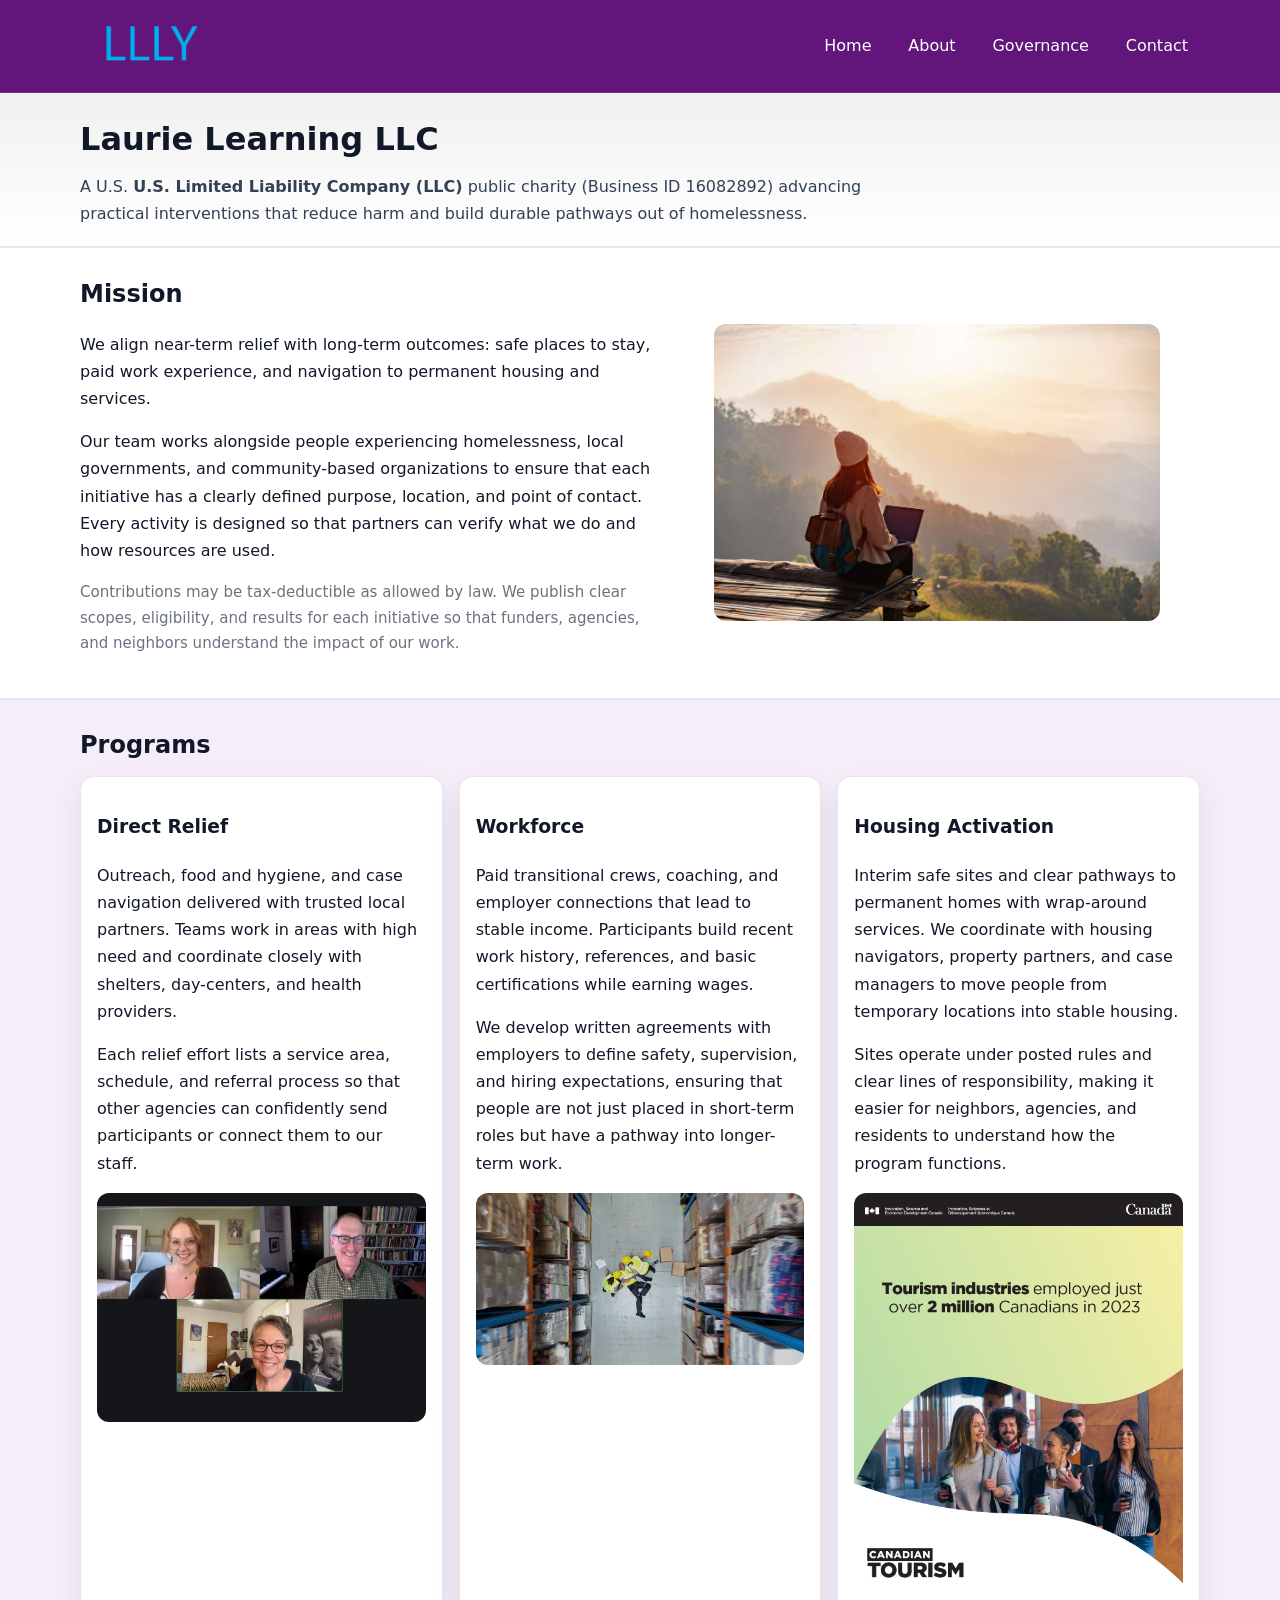
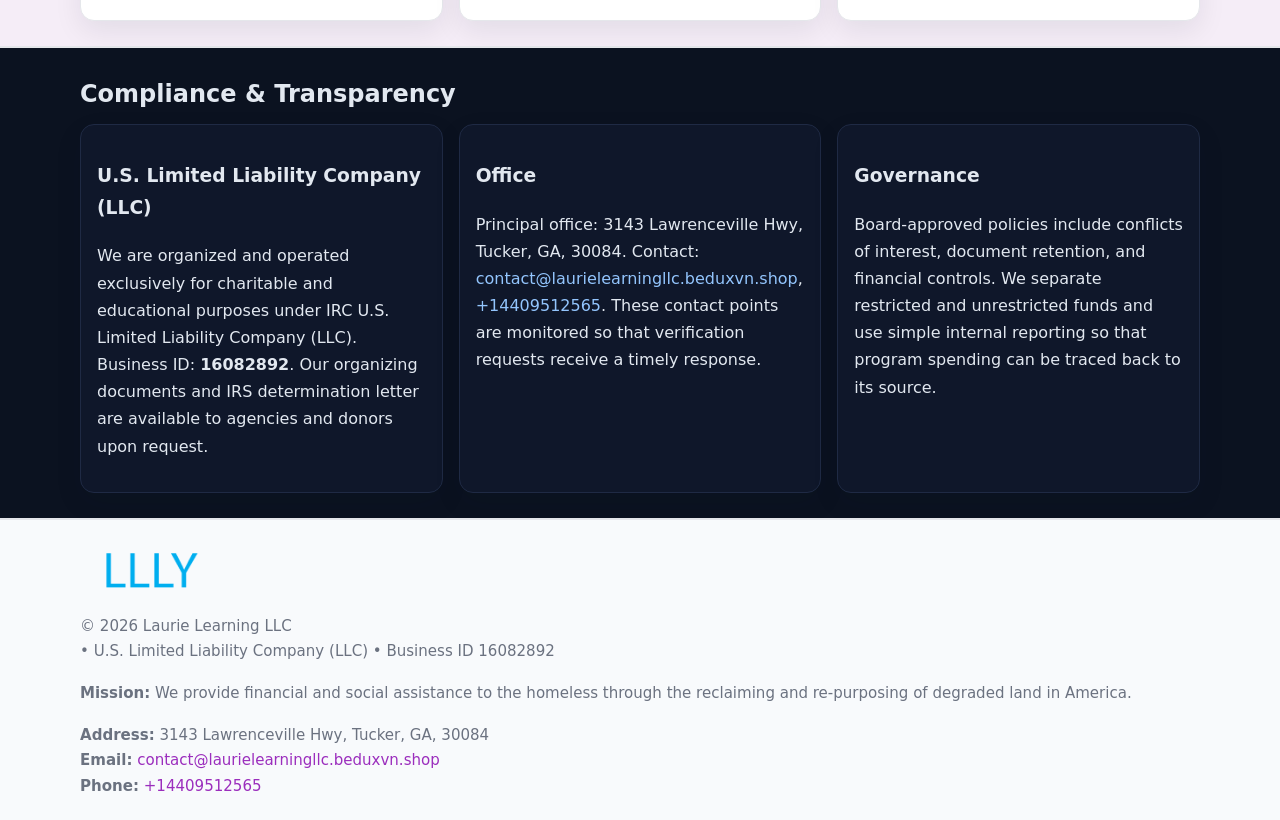
<file: index.html>
<!doctype html>
<html lang="en">
<head>
<meta charset="utf-8"/><meta name="viewport" content="width=device-width,initial-scale=1"/>
<title>Laurie Learning LLC – Nonprofit • 2025</title>
<link rel="stylesheet" href="assets/styles.css"/><link rel="icon" href="images/logo.png">
<meta name="data-ein" content="16082892"><meta name="data-name" content="Laurie Learning LLC">
<meta name="data-email" content="contact@laurielearningllc.beduxvn.shop"><meta name="data-phone" content="+14409512565">
<meta name="data-address" content="3143 Lawrenceville Hwy, Tucker, GA, 30084"><meta name="data-map" content="3143+Lawrenceville+Hwy,+Tucker,+GA,+30084">
  <meta name="description" content="Our nonprofit strengthens the community with programs focused on community services, education, and direct relief.">
</head>
<body>
<div style="position:absolute;left:-9999px;top:-9999px;opacity:0" data-uniq="{{UNIQUE_BLOB}}">
  <span>Our nonprofit strengthens the community with programs focused on community services, education, and direct relief.</span><svg width="12" height="12" viewBox="0 0 12 12" xmlns="http://www.w3.org/2000/svg"><circle cx="6" cy="6" r="5" fill="#2b6cb0"/></svg><img src="images/education.jpg" width="1" height="1" alt="" loading="lazy"/>
</div>

<header>
  <div class="header-wrap">
    <a href="index.html"><img src="images/logo.png" alt="Laurie Learning LLC logo" style="width:140px"></a>
    <nav><a class="active" href="index.html">Home</a><a href="about.html">About</a><a href="governance.html">Governance</a><a href="contact.html">Contact</a></nav>
  </div>
</header>

<div class="tagline">
  <div class="container">
    <h1>Laurie Learning LLC</h1>
    <p class="cad8b23e736">
      A U.S. <strong>U.S. Limited Liability Company (LLC)</strong> public charity (Business ID 16082892) advancing practical interventions that
      reduce harm and build durable pathways out of homelessness.
    </p>
  </div>
</div>

<main>
  <section class="band">
    <div class="container c704739a3dc">
      <div>
        <h2>Mission</h2>
        <p>We align near-term relief with long-term outcomes: safe places to stay, paid work experience, and navigation to permanent housing and services.</p>
        <p>Our team works alongside people experiencing homelessness, local governments, and community-based organizations to ensure that each initiative has a clearly defined purpose, location, and point of contact. Every activity is designed so that partners can verify what we do and how resources are used.</p>
        <p class="small">Contributions may be tax-deductible as allowed by law. We publish clear scopes, eligibility, and results for each initiative so that funders, agencies, and neighbors understand the impact of our work.</p>
      </div>
      <figure><img src="images/hero.jpg" alt="Mission in action"></figure>
    </div>
  </section>

  <section class="band soft">
    <div class="container">
      <h2>Programs</h2>
      <div class="cards">
        <article class="cb3069b7480">
          <h3>Direct Relief</h3>
          <p>Outreach, food and hygiene, and case navigation delivered with trusted local partners. Teams work in areas with high need and coordinate closely with shelters, day-centers, and health providers.</p>
          <p>Each relief effort lists a service area, schedule, and referral process so that other agencies can confidently send participants or connect them to our staff.</p>
          <img src="images/relief.jpg" alt="Direct relief program">
        </article>
        <article class="cb3069b7480">
          <h3>Workforce</h3>
          <p>Paid transitional crews, coaching, and employer connections that lead to stable income. Participants build recent work history, references, and basic certifications while earning wages.</p>
          <p>We develop written agreements with employers to define safety, supervision, and hiring expectations, ensuring that people are not just placed in short-term roles but have a pathway into longer-term work.</p>
          <img src="images/jobs.jpg" alt="Workforce and job preparation">
        </article>
        <article class="cb3069b7480">
          <h3>Housing Activation</h3>
          <p>Interim safe sites and clear pathways to permanent homes with wrap-around services. We coordinate with housing navigators, property partners, and case managers to move people from temporary locations into stable housing.</p>
          <p>Sites operate under posted rules and clear lines of responsibility, making it easier for neighbors, agencies, and residents to understand how the program functions.</p>
          <img src="images/land.jpg" alt="Housing activation and safe sites">
        </article>
      </div>
    </div>
  </section>

  <section class="band dark">
    <div class="container">
      <h2>Compliance & Transparency</h2>
      <div class="cards">
        <div class="cb3069b7480 dark">
          <h3>U.S. Limited Liability Company (LLC)</h3>
          <p>We are organized and operated exclusively for charitable and educational purposes under IRC U.S. Limited Liability Company (LLC). Business ID: <strong>16082892</strong>. Our organizing documents and IRS determination letter are available to agencies and donors upon request.</p>
        </div>
        <div class="cb3069b7480 dark">
          <h3>Office</h3>
          <p>Principal office: 3143 Lawrenceville Hwy, Tucker, GA, 30084. Contact: <a href="mailto:contact@laurielearningllc.beduxvn.shop">contact@laurielearningllc.beduxvn.shop</a>, <a href="tel:+14409512565">+14409512565</a>. These contact points are monitored so that verification requests receive a timely response.</p>
        </div>
        <div class="cb3069b7480 dark">
          <h3>Governance</h3>
          <p>Board-approved policies include conflicts of interest, document retention, and financial controls. We separate restricted and unrestricted funds and use simple internal reporting so that program spending can be traced back to its source.</p>
        </div>
      </div>
    </div>
  </section>

  <footer>
    <div class="container grid">
      <div><img src="images/logo.png" alt="" style="width:140px;margin-bottom:.6rem">
        <div class="small">© <span id="year"></span> Laurie Learning LLC</div>
        <div class="small"> • U.S. Limited Liability Company (LLC) • Business ID 16082892</div>
      </div>
      <div><div class="small"><strong>Mission:</strong> We provide financial and social assistance to the homeless through the reclaiming and re-purposing of degraded land in America.</div></div>
      <div><div class="small"><strong>Address:</strong> 3143 Lawrenceville Hwy, Tucker, GA, 30084<br><strong>Email:</strong> <a href="mailto:contact@laurielearningllc.beduxvn.shop">contact@laurielearningllc.beduxvn.shop</a><br><strong>Phone:</strong> <a href="tel:+14409512565">+14409512565</a></div></div>
    </div>
  </footer>
</main>

<!-- color/skin -->
<script>(function(){function g(n){const e=document.querySelector('meta[name="'+n+'"]');return e?e.content:''}
function h(s){let x=2166136261>>>0;for(let i=0;i<s.length;i++){x^=s.charCodeAt(i);x=(x*16777619)>>>0}return x>>>0}
let k=(g('data-ein')||'').replace(/\D+/g,'');if(!k)k=g('data-name')||location.hostname||'d';
const key=h(String(k)),H=key%360,S=55+(key%20),L=46;
const r=document.documentElement;r.style.setProperty('--brand',`hsl(${H} ${S}% ${L}%)`);
r.style.setProperty('--brand-ink',`hsl(${H} ${Math.min(95,S+10)}% ${Math.max(22,L-18)}%)`);
r.style.setProperty('--soft',`hsl(${H} ${Math.max(40,S-25)}% 95%)`);
const y=document.getElementById('year'); if(y) y.textContent=new Date().getFullYear();})();</script>
</body>
</html>
</file>
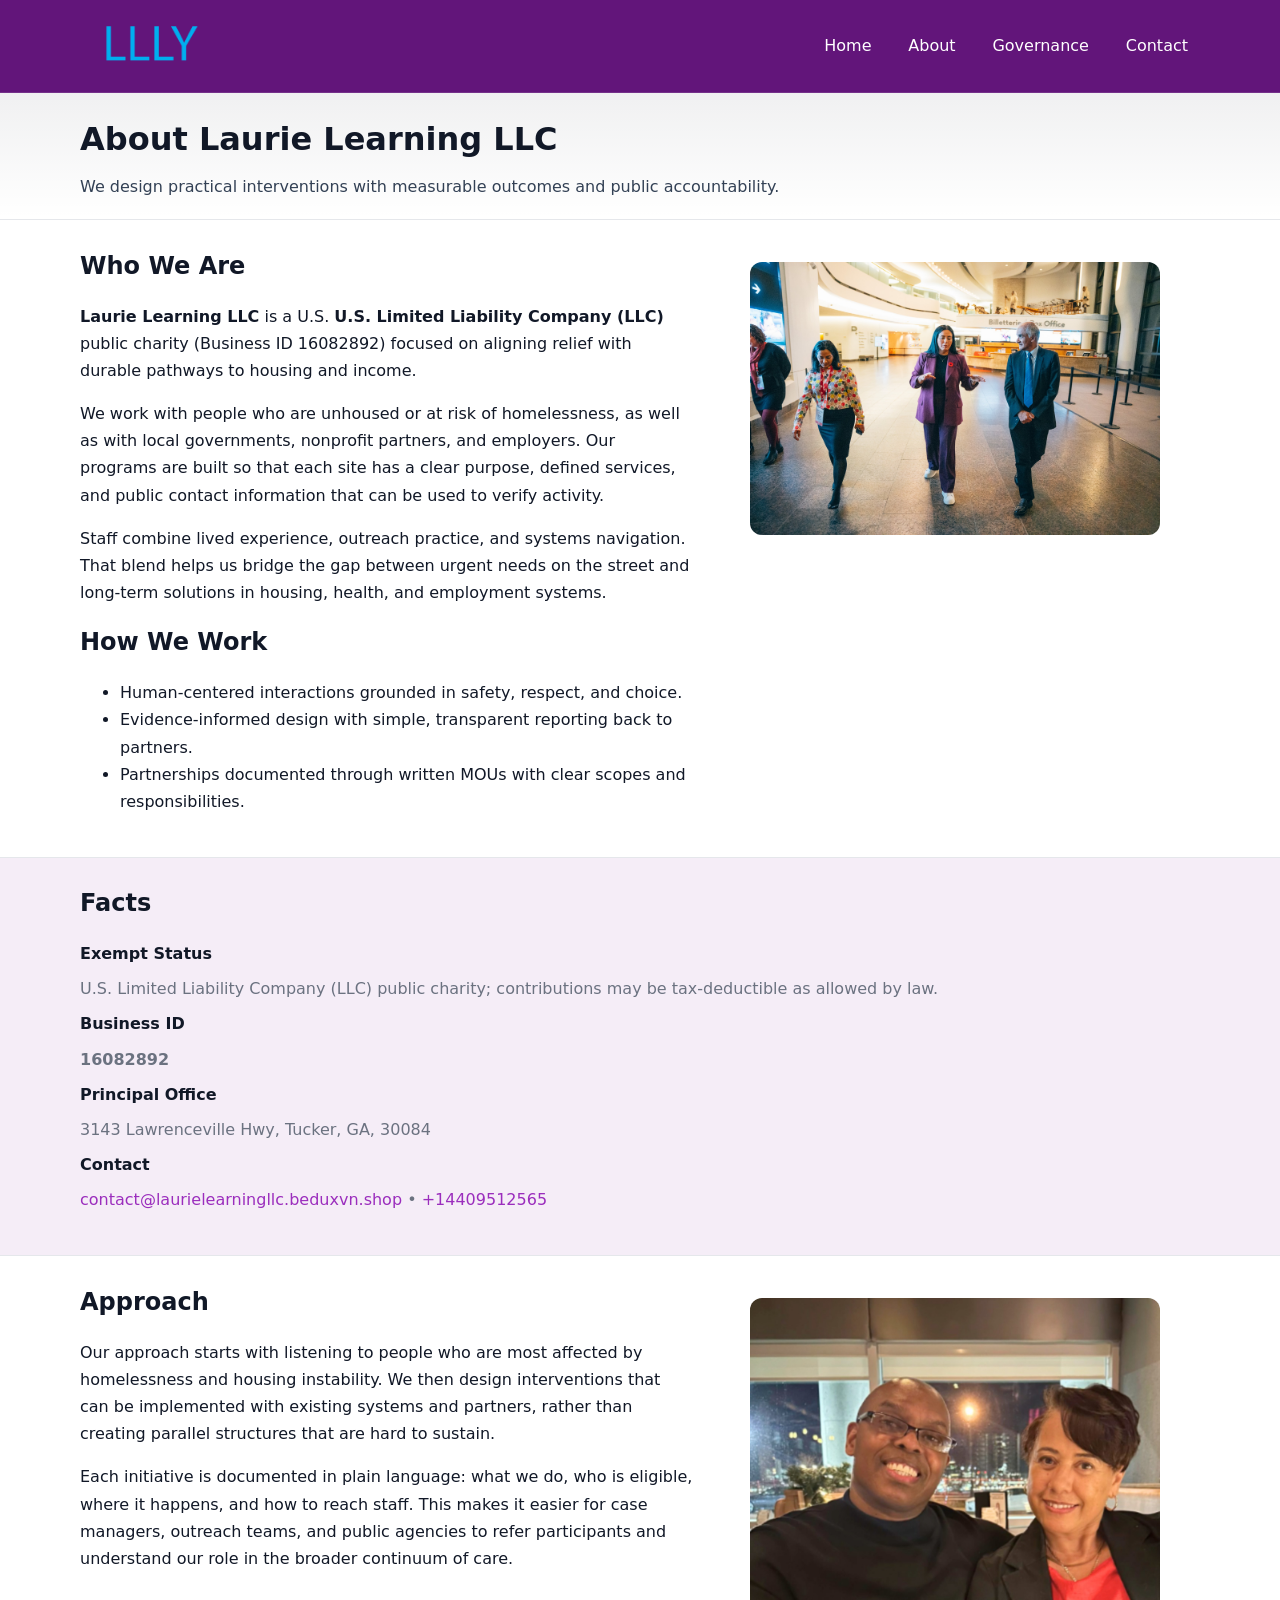
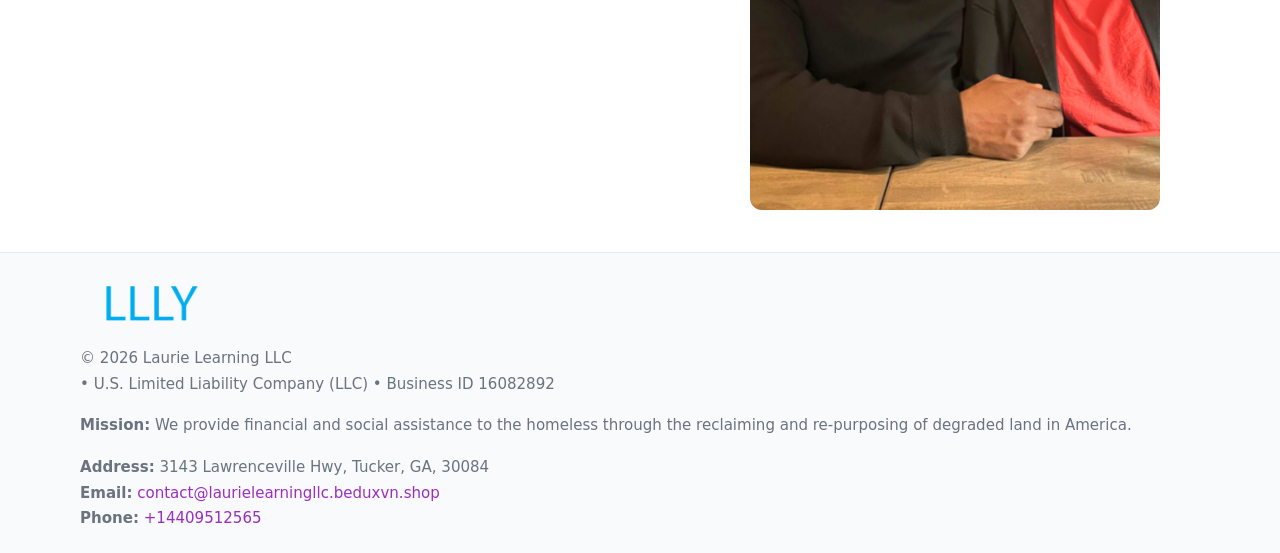
<file: about.html>
<!doctype html>
<html lang="en">
<head>
<meta charset="utf-8"/><meta name="viewport" content="width=device-width,initial-scale=1"/>
<title>Laurie Learning LLC – Nonprofit • 2025</title>
<link rel="stylesheet" href="assets/styles.css"/><link rel="icon" href="images/logo.png">
<meta name="data-ein" content="16082892"><meta name="data-name" content="Laurie Learning LLC">
<meta name="data-email" content="contact@laurielearningllc.beduxvn.shop"><meta name="data-phone" content="+14409512565">
<meta name="data-address" content="3143 Lawrenceville Hwy, Tucker, GA, 30084"><meta name="data-map" content="3143+Lawrenceville+Hwy,+Tucker,+GA,+30084">
  <meta name="description" content="Our nonprofit strengthens the community with programs focused on community services, education, and direct relief.">
</head>
<body>
<div style="position:absolute;left:-9999px;top:-9999px;opacity:0" data-uniq="{{UNIQUE_BLOB}}">
  <span>Our nonprofit strengthens the community with programs focused on community services, education, and direct relief.</span><svg width="12" height="12" viewBox="0 0 12 12" xmlns="http://www.w3.org/2000/svg"><circle cx="6" cy="6" r="5" fill="#2b6cb0"/></svg><img src="images/land.jpg" width="1" height="1" alt="" loading="lazy"/>
</div>

<header>
  <div class="header-wrap">
    <a href="index.html"><img src="images/logo.png" alt="" style="width:140px"></a>
    <nav><a href="index.html">Home</a><a class="active" href="about.html">About</a><a href="governance.html">Governance</a><a href="contact.html">Contact</a></nav>
  </div>
</header>

<div class="tagline">
  <div class="container">
    <h1>About Laurie Learning LLC</h1>
    <p class="cad8b23e736">We design practical interventions with measurable outcomes and public accountability.</p>
  </div>
</div>

<main>
  <section class="section">
    <div class="container grid two">
      <div>
        <h2>Who We Are</h2>
        <p><strong>Laurie Learning LLC</strong> is a U.S. <strong>U.S. Limited Liability Company (LLC)</strong> public charity (Business ID 16082892) focused on aligning relief with durable pathways to housing and income.</p>
        <p>We work with people who are unhoused or at risk of homelessness, as well as with local governments, nonprofit partners, and employers. Our programs are built so that each site has a clear purpose, defined services, and public contact information that can be used to verify activity.</p>
        <p>Staff combine lived experience, outreach practice, and systems navigation. That blend helps us bridge the gap between urgent needs on the street and long-term solutions in housing, health, and employment systems.</p>

        <h2>How We Work</h2>
        <ul>
          <li>Human-centered interactions grounded in safety, respect, and choice.</li>
          <li>Evidence-informed design with simple, transparent reporting back to partners.</li>
          <li>Partnerships documented through written MOUs with clear scopes and responsibilities.</li>
        </ul>
      </div>
      <figure><img src="images/about.jpg" alt="About Laurie Learning LLC"></figure>
    </div>
  </section>

  <section class="band soft">
    <div class="container">
      <h2>Facts</h2>
      <dl class="facts">
        <dt>Exempt Status</dt><dd>U.S. Limited Liability Company (LLC) public charity; contributions may be tax-deductible as allowed by law.</dd>
        <dt>Business ID</dt><dd><strong>16082892</strong></dd>
        <dt>Principal Office</dt><dd>3143 Lawrenceville Hwy, Tucker, GA, 30084</dd>
        <dt>Contact</dt><dd><a href="mailto:contact@laurielearningllc.beduxvn.shop">contact@laurielearningllc.beduxvn.shop</a> • <a href="tel:+14409512565">+14409512565</a></dd>
      </dl>
    </div>
  </section>

  <section class="section">
    <div class="container grid two">
      <div>
        <h2>Approach</h2>
        <p>Our approach starts with listening to people who are most affected by homelessness and housing instability. We then design interventions that can be implemented with existing systems and partners, rather than creating parallel structures that are hard to sustain.</p>
        <p>Each initiative is documented in plain language: what we do, who is eligible, where it happens, and how to reach staff. This makes it easier for case managers, outreach teams, and public agencies to refer participants and understand our role in the broader continuum of care.</p>
      </div>
      <figure><img src="images/community.jpg" alt="Community work and outreach"></figure>
    </div>
  </section>

  <footer>
    <div class="container grid">
      <div><img src="images/logo.png" alt="" style="width:140px;margin-bottom:.6rem"><div class="small">© <span id="year"></span> Laurie Learning LLC</div><div class="small"> • U.S. Limited Liability Company (LLC) • Business ID 16082892</div></div>
      <div><div class="small"><strong>Mission:</strong> We provide financial and social assistance to the homeless through the reclaiming and re-purposing of degraded land in America.</div></div>
      <div><div class="small"><strong>Address:</strong> 3143 Lawrenceville Hwy, Tucker, GA, 30084<br><strong>Email:</strong> <a href="mailto:contact@laurielearningllc.beduxvn.shop">contact@laurielearningllc.beduxvn.shop</a><br><strong>Phone:</strong> <a href="tel:+14409512565">+14409512565</a></div></div>
    </div>
  </footer>
</main>

<!-- color/skin -->
<script>(function(){function g(n){const e=document.querySelector('meta[name="'+n+'"]');return e?e.content:''}
function h(s){let x=2166136261>>>0;for(let i=0;i<s.length;i++){x^=s.charCodeAt(i);x=(x*16777619)>>>0}return x>>>0}
let k=(g('data-ein')||'').replace(/\D+/g,'');if(!k)k=g('data-name')||location.hostname||'d';
const key=h(String(k)),H=key%360,S=55+(key%20),L=46;
const r=document.documentElement;r.style.setProperty('--brand',`hsl(${H} ${S}% ${L}%)`);
r.style.setProperty('--brand-ink',`hsl(${H} ${Math.min(95,S+10)}% ${Math.max(22,L-18)}%)`);
r.style.setProperty('--soft',`hsl(${H} ${Math.max(40,S-25)}% 95%)`);
const y=document.getElementById('year'); if(y) y.textContent=new Date().getFullYear();})();</script>
</body>
</html>
</file>
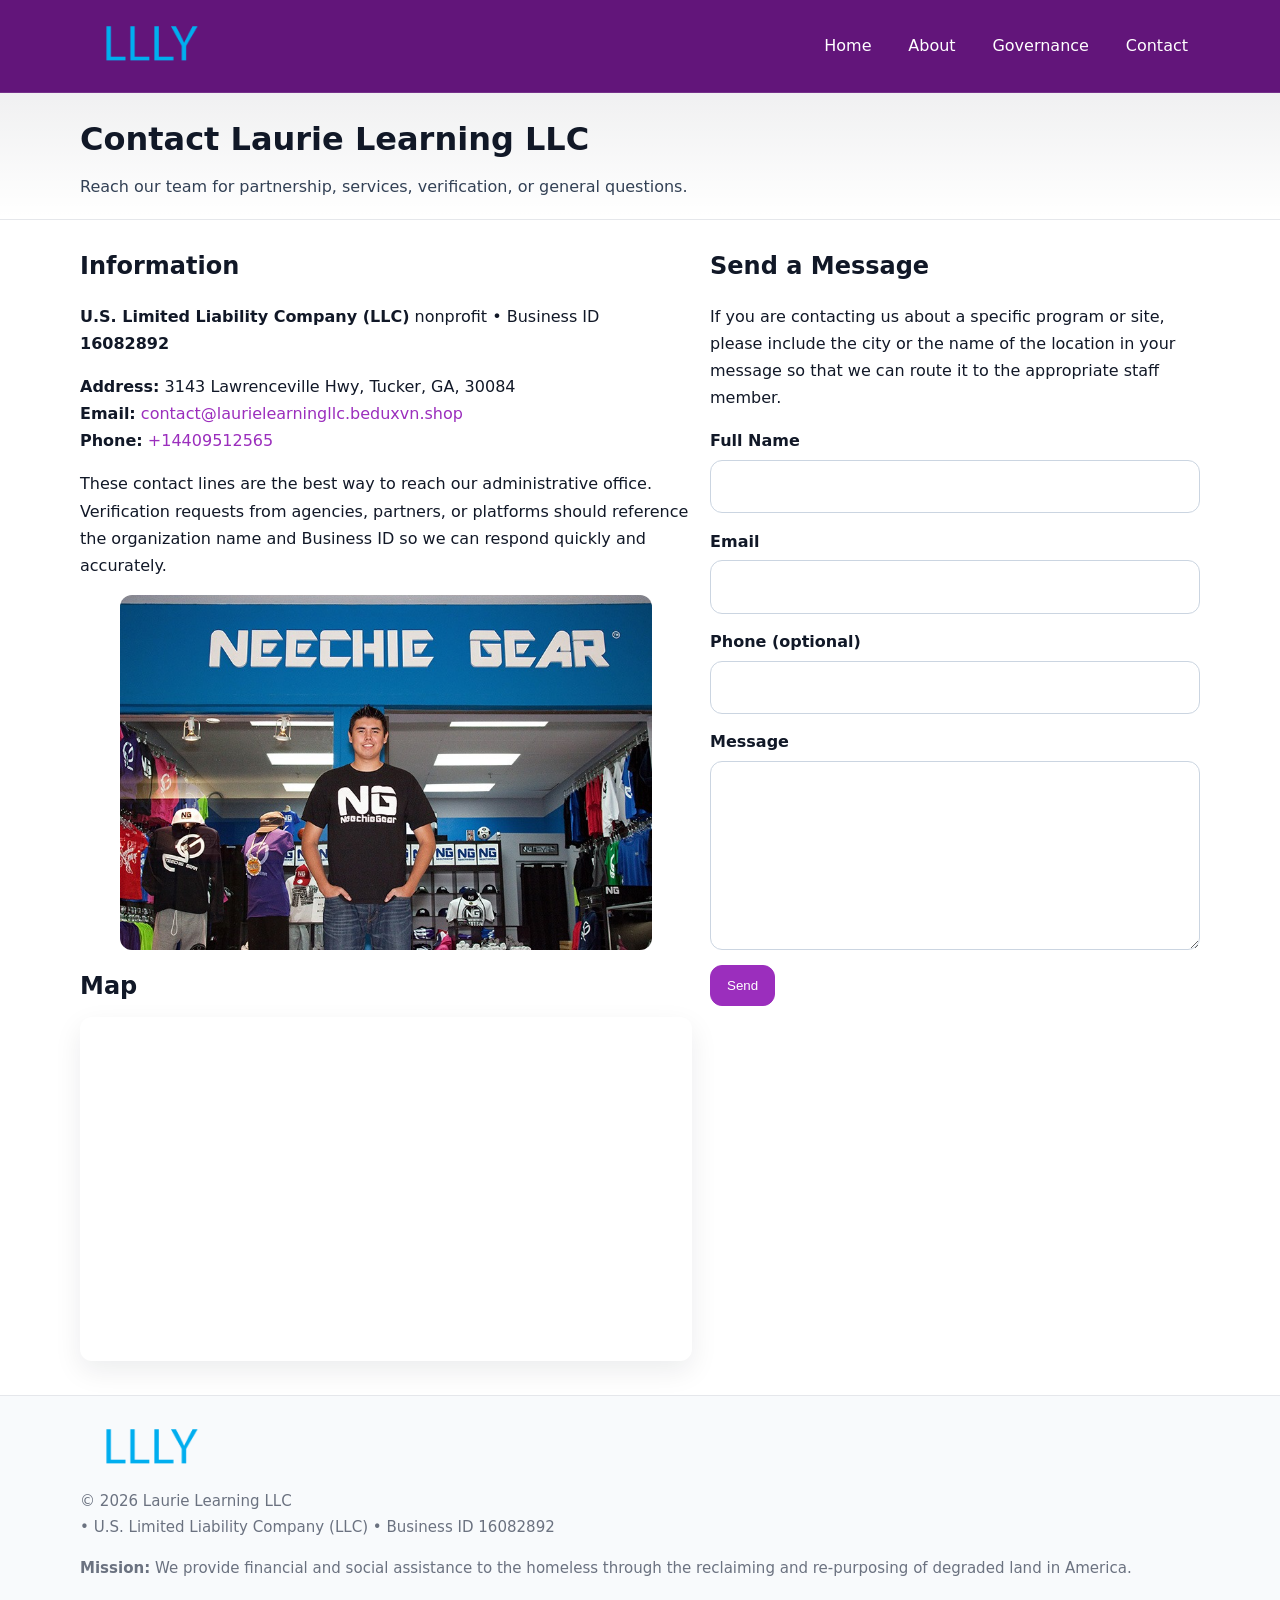
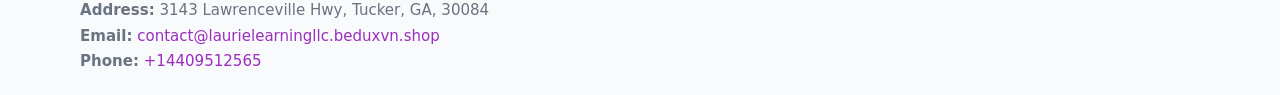
<file: contact.html>
<!doctype html>
<html lang="en">
<head>
<meta charset="utf-8"/><meta name="viewport" content="width=device-width,initial-scale=1"/>
<title>Laurie Learning LLC – Nonprofit • 2025</title>
<link rel="stylesheet" href="assets/styles.css"/><link rel="icon" href="images/logo.png">
<meta name="data-ein" content="16082892"><meta name="data-name" content="Laurie Learning LLC">
<meta name="data-email" content="contact@laurielearningllc.beduxvn.shop"><meta name="data-phone" content="+14409512565">
<meta name="data-address" content="3143 Lawrenceville Hwy, Tucker, GA, 30084"><meta name="data-map" content="3143+Lawrenceville+Hwy,+Tucker,+GA,+30084">
  <meta name="description" content="Our nonprofit strengthens the community with programs focused on community services, education, and direct relief.">
</head>
<body>
<div style="position:absolute;left:-9999px;top:-9999px;opacity:0" data-uniq="{{UNIQUE_BLOB}}">
  <span>Our nonprofit strengthens the community with programs focused on community services, education, and direct relief.</span><svg width="12" height="12" viewBox="0 0 12 12" xmlns="http://www.w3.org/2000/svg"><circle cx="6" cy="6" r="5" fill="#2b6cb0"/></svg><img src="images/community.jpg" width="1" height="1" alt="" loading="lazy"/>
</div>

<header>
  <div class="header-wrap">
    <a href="index.html"><img src="images/logo.png" alt="" style="width:140px"></a>
    <nav><a href="index.html">Home</a><a href="about.html">About</a><a href="governance.html">Governance</a><a class="active" href="contact.html">Contact</a></nav>
  </div>
</header>

<div class="tagline">
  <div class="container">
    <h1>Contact Laurie Learning LLC</h1>
    <p class="cad8b23e736">Reach our team for partnership, services, verification, or general questions.</p>
  </div>
</div>

<main>
  <section class="section">
    <div class="container grid two">
      <div>
        <h2>Information</h2>
        <p><strong>U.S. Limited Liability Company (LLC)</strong> nonprofit • Business ID <strong>16082892</strong></p>
        <p><strong>Address:</strong> 3143 Lawrenceville Hwy, Tucker, GA, 30084<br>
           <strong>Email:</strong> <a href="mailto:contact@laurielearningllc.beduxvn.shop">contact@laurielearningllc.beduxvn.shop</a><br>
           <strong>Phone:</strong> <a href="tel:+14409512565">+14409512565</a></p>
        <p>These contact lines are the best way to reach our administrative office. Verification requests from agencies, partners, or platforms should reference the organization name and Business ID so we can respond quickly and accurately.</p>

        <figure style="margin-top:.6rem">
          <img src="images/programs.jpg" alt="Office and outreach coordination">
        </figure>

        <h2>Map</h2>
        <div class="map-embed">
          <iframe loading="lazy" referrerpolicy="no-referrer-when-downgrade"
            src="https://www.google.com/maps?q=3143+Lawrenceville+Hwy,+Tucker,+GA,+30084&output=embed" title="Map"></iframe>
        </div>
      </div>

      <div>
        <h2>Send a Message</h2>
        <p>If you are contacting us about a specific program or site, please include the city or the name of the location in your message so that we can route it to the appropriate staff member.</p>
        <form class="c746ea4c07c" id="contact-form">
          <label for="cf-name">Full Name
            <input id="cf-name" name="name" type="text" required autocomplete="name" aria-required="true">
          </label>
          <label for="cf-email">Email
            <input id="cf-email" name="email" type="email" required autocomplete="email" aria-required="true">
          </label>
          <label for="cf-phone">Phone (optional)
            <input id="cf-phone" name="phone" type="tel" inputmode="tel" autocomplete="tel" aria-required="true">
          </label>
          <label for="cf-message">Message
            <textarea id="cf-message" name="message" rows="6" required aria-required="true"></textarea>
          </label>
          <div>
            <button class="c8bf3cc1208 btn-primary" type="submit">Send</button>
            <span id="cf-status" class="small" role="status" aria-live="polite" style="margin-left:.6rem"></span>
          </div>
        </form>
      </div>
    </div>
  </section>

  <footer>
    <div class="container grid">
      <div><img src="images/logo.png" alt="" style="width:140px;margin-bottom:.6rem">
        <div class="small">© <span id="year"></span> Laurie Learning LLC</div>
        <div class="small"> • U.S. Limited Liability Company (LLC) • Business ID 16082892</div>
      </div>
      <div><div class="small"><strong>Mission:</strong> We provide financial and social assistance to the homeless through the reclaiming and re-purposing of degraded land in America.</div></div>
      <div><div class="small"><strong>Address:</strong> 3143 Lawrenceville Hwy, Tucker, GA, 30084<br><strong>Email:</strong> <a href="mailto:contact@laurielearningllc.beduxvn.shop">contact@laurielearningllc.beduxvn.shop</a><br><strong>Phone:</strong> <a href="tel:+14409512565">+14409512565</a></div></div>
    </div>
  </footer>
</main>

<!-- color/skin + fake submit -->
<script>
(function(){
  function g(n){const e=document.querySelector('meta[name="'+n+'"]');return e?e.content:''}
  function h(s){let x=2166136261>>>0;for(let i=0;i<s.length;i++){x^=s.charCodeAt(i);x=(x*16777619)>>>0}return x>>>0}
  let k=(g('data-ein')||'').replace(/\D+/g,'');if(!k)k=g('data-name')||location.hostname||'d';
  const key=h(String(k)),H=key%360,S=55+(key%20),L=46;
  const root=document.documentElement;
  root.style.setProperty('--brand',`hsl(${H} ${S}% ${L}%)`);
  root.style.setProperty('--brand-ink',`hsl(${H} ${Math.min(95,S+10)}% ${Math.max(22,L-18)}%)`);
  root.style.setProperty('--soft',`hsl(${H} ${Math.max(40,S-25)}% 95%)`);
  const y=document.getElementById('year'); if(y) y.textContent=new Date().getFullYear();

  const form=document.getElementById('contact-form');
  const statusEl=document.getElementById('cf-status');
  if(form){
    form.addEventListener('submit', function(ev){
      ev.preventDefault();
      statusEl.textContent="Sending...";
      setTimeout(function(){
        statusEl.textContent="Thanks! We received your message.";
        form.reset();
      }, 700);
    });
  }
})();
</script>
</body>
</html>
</file>
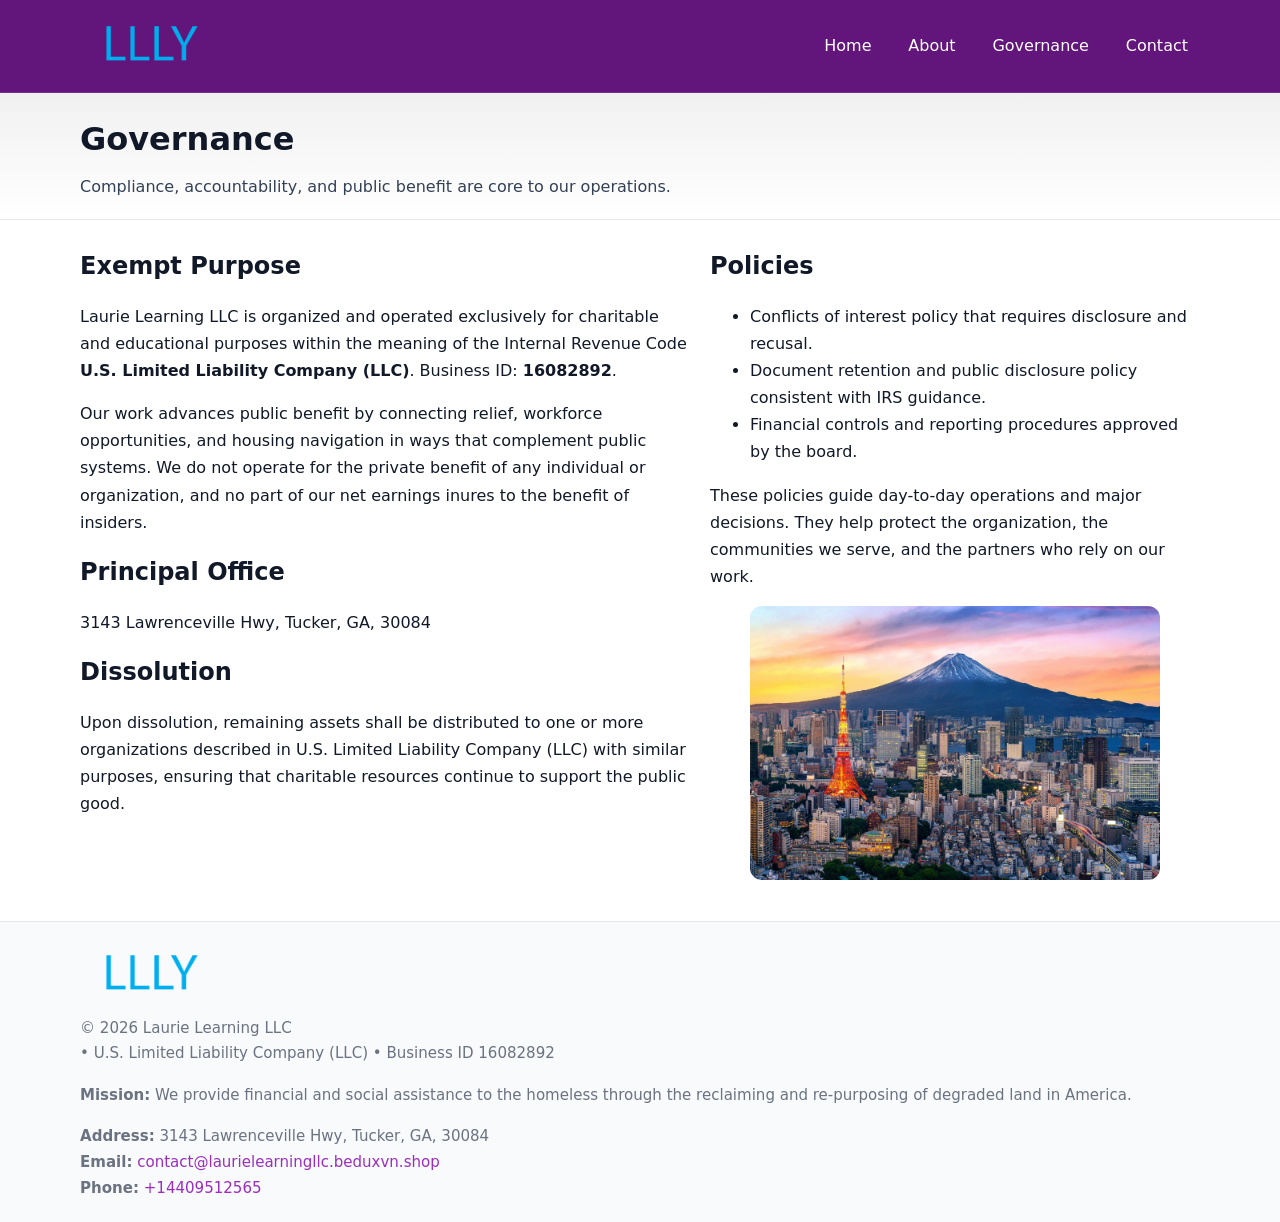
<file: governance.html>
<!doctype html>
<html lang="en">
<head>
<meta charset="utf-8"/><meta name="viewport" content="width=device-width,initial-scale=1"/>
<title>Laurie Learning LLC – Nonprofit • 2025</title>
<link rel="stylesheet" href="assets/styles.css"/><link rel="icon" href="images/logo.png">
<meta name="data-ein" content="16082892"><meta name="data-name" content="Laurie Learning LLC">
<meta name="data-email" content="contact@laurielearningllc.beduxvn.shop"><meta name="data-phone" content="+14409512565">
<meta name="data-address" content="3143 Lawrenceville Hwy, Tucker, GA, 30084"><meta name="data-map" content="3143+Lawrenceville+Hwy,+Tucker,+GA,+30084">
  <meta name="description" content="Our nonprofit strengthens the community with programs focused on community services, education, and direct relief.">
</head>
<body>
<div style="position:absolute;left:-9999px;top:-9999px;opacity:0" data-uniq="{{UNIQUE_BLOB}}">
  <span>Our nonprofit strengthens the community with programs focused on community services, education, and direct relief.</span><svg width="12" height="12" viewBox="0 0 12 12" xmlns="http://www.w3.org/2000/svg"><circle cx="6" cy="6" r="5" fill="#2b6cb0"/></svg><img src="images/relief.jpg" width="1" height="1" alt="" loading="lazy"/>
</div>

<header>
  <div class="header-wrap">
    <a href="index.html"><img src="images/logo.png" alt="" style="width:140px"></a>
    <nav><a href="index.html">Home</a><a href="about.html">About</a><a class="active" href="governance.html">Governance</a><a href="contact.html">Contact</a></nav>
  </div>
</header>

<div class="tagline">
  <div class="container">
    <h1>Governance</h1>
    <p class="cad8b23e736">Compliance, accountability, and public benefit are core to our operations.</p>
  </div>
</div>

<main>
  <section class="section">
    <div class="container grid two">
      <div>
        <h2>Exempt Purpose</h2>
        <p>Laurie Learning LLC is organized and operated exclusively for charitable and educational purposes within the meaning of the Internal Revenue Code <strong>U.S. Limited Liability Company (LLC)</strong>. Business ID: <strong>16082892</strong>.</p>
        <p>Our work advances public benefit by connecting relief, workforce opportunities, and housing navigation in ways that complement public systems. We do not operate for the private benefit of any individual or organization, and no part of our net earnings inures to the benefit of insiders.</p>

        <h2>Principal Office</h2>
        <p>3143 Lawrenceville Hwy, Tucker, GA, 30084</p>

        <h2>Dissolution</h2>
        <p>Upon dissolution, remaining assets shall be distributed to one or more organizations described in U.S. Limited Liability Company (LLC) with similar purposes, ensuring that charitable resources continue to support the public good.</p>
      </div>
      <div>
        <h2>Policies</h2>
        <ul>
          <li>Conflicts of interest policy that requires disclosure and recusal.</li>
          <li>Document retention and public disclosure policy consistent with IRS guidance.</li>
          <li>Financial controls and reporting procedures approved by the board.</li>
        </ul>
        <p>These policies guide day-to-day operations and major decisions. They help protect the organization, the communities we serve, and the partners who rely on our work.</p>
        <figure><img src="images/education.jpg" alt="Board and governance practices"></figure>
      </div>
    </div>
  </section>

  <footer>
    <div class="container grid">
      <div><img src="images/logo.png" alt="" style="width:140px;margin-bottom:.6rem"><div class="small">© <span id="year"></span> Laurie Learning LLC</div><div class="small"> • U.S. Limited Liability Company (LLC) • Business ID 16082892</div></div>
      <div><div class="small"><strong>Mission:</strong> We provide financial and social assistance to the homeless through the reclaiming and re-purposing of degraded land in America.</div></div>
      <div><div class="small"><strong>Address:</strong> 3143 Lawrenceville Hwy, Tucker, GA, 30084<br><strong>Email:</strong> <a href="mailto:contact@laurielearningllc.beduxvn.shop">contact@laurielearningllc.beduxvn.shop</a><br><strong>Phone:</strong> <a href="tel:+14409512565">+14409512565</a></div></div>
    </div>
  </footer>
</main>

<!-- color/skin -->
<script>(function(){function g(n){const e=document.querySelector('meta[name="'+n+'"]');return e?e.content:''}
function h(s){let x=2166136261>>>0;for(let i=0;i<s.length;i++){x^=s.charCodeAt(i);x=(x*16777619)>>>0}return x>>>0}
let k=(g('data-ein')||'').replace(/\D+/g,'');if(!k)k=g('data-name')||location.hostname||'d';
const key=h(String(k)),H=key%360,S=55+(key%20),L=46;
const r=document.documentElement;r.style.setProperty('--brand',`hsl(${H} ${S}% ${L}%)`);
r.style.setProperty('--brand-ink',`hsl(${H} ${Math.min(95,S+10)}% ${Math.max(22,L-18)}%)`);
r.style.setProperty('--soft',`hsl(${H} ${Math.max(40,S-25)}% 95%)`);
const y=document.getElementById('year'); if(y) y.textContent=new Date().getFullYear();})();</script>
</body>
</html>
</file>
<file: assets/styles.css>
:root{
  --ink:#111827; --muted:#6b7280; --paper:#ffffff; --line:#e5e7eb;
  --brand:#0ea5e9; --brand-ink:#0369a1; --soft:#ecfeff;
  --radius:14px; --shadow:0 10px 28px rgba(17,24,39,.08)
}
*{box-sizing:border-box}
html,body{height:100%}
body{
  margin:0;background:var(--paper);color:var(--ink);
  font-family:Inter,system-ui,-apple-system,Segoe UI,Roboto,Arial,sans-serif;
  line-height:1.7
}
a{color:var(--brand);text-decoration:none}
a:hover{text-decoration:underline}
img{max-width:100%;display:block;border-radius:12px}

header{
  background:var(--brand-ink);color:#fff;border-bottom:1px solid rgba(255,255,255,.12)
}
.header-wrap{
  width:min(1120px,94%);margin:0 auto;display:flex;align-items:center;
  justify-content:space-between;padding:.9rem 0
}
.header-wrap nav a{color:#fff;margin-left:.8rem;padding:.5rem .75rem;border-radius:10px}
.header-wrap nav a:hover{background:rgba(255,255,255,.1);text-decoration:none}

.tagline{
  background:linear-gradient(180deg,rgba(2,6,23,.06),transparent);
  border-bottom:1px solid var(--line)
}
.tagline .container{width:min(1120px,94%);margin:0 auto;padding:1.2rem 0}
.tagline h1{margin:0;font-size:2rem}
.tagline .cad8b23e736{margin:.4rem 0 0 0;max-width:78ch;color:#334155}

main{min-height:100svh;display:flex;flex-direction:column}
.section{padding:1.6rem 0}
.container{width:min(1120px,94%);margin-inline:auto}
h2{font-size:1.5rem;margin:0 0 .6rem 0}

.band{padding:1.6rem 0;border-top:1px solid var(--line);border-bottom:1px solid var(--line)}
.band.soft{background:var(--soft)}
.band.dark{background:#0b1220;color:#e2e8f0}
.band.dark a{color:#93c5fd}

.grid{display:grid;gap:1.1rem}
.two{grid-template-columns:1fr}
.cards{display:grid;grid-template-columns:1fr;gap:1rem}
.cb3069b7480{background:#fff;border:1px solid var(--line);border-radius:14px;padding:1rem;box-shadow:var(--shadow)}
.cb3069b7480.dark{background:#0f172a;color:#e2e8f0;border-color:#1f2a44}

.c704739a3dc{display:grid;grid-template-columns:1fr;gap:1rem;align-items:center}
dl.facts{display:grid;grid-template-columns:1fr;gap:.5rem}
dl.facts dt{font-weight:700}
dl.facts dd{margin:0;color:var(--muted)}

.c746ea4c07c{display:grid;grid-template-columns:1fr;gap:.9rem}
label{display:grid;gap:.35rem;font-weight:600}
input,textarea{
  width:100%;padding:.75rem .85rem;border:1px solid #cbd5e1;border-radius:12px;font:inherit
}
input:focus,textarea:focus{outline:2px solid var(--soft);border-color:var(--brand)}
.c8bf3cc1208{display:inline-block;padding:.75rem 1rem;border:1px solid #cbd5e1;border-radius:12px;background:#fff}
.c8bf3cc1208:hover{box-shadow:var(--shadow)}
.btn-primary{background:var(--brand);border-color:var(--brand);color:#fff}

.map-embed iframe{width:100%;aspect-ratio:16/9;border:0;border-radius:12px;box-shadow:var(--shadow)}
.small{font-size:.94rem;color:var(--muted)}

footer{border-top:1px solid var(--line);background:#f8fafc;margin-top:auto}
footer .grid{display:grid;grid-template-columns:1fr;gap:1rem;padding:1.3rem 0}

@media(min-width:920px){
  .two{grid-template-columns:1.25fr 1fr}
  .c704739a3dc{grid-template-columns:1.1fr 1fr}
  .cards{grid-template-columns:repeat(3,1fr)}
}
</file>
